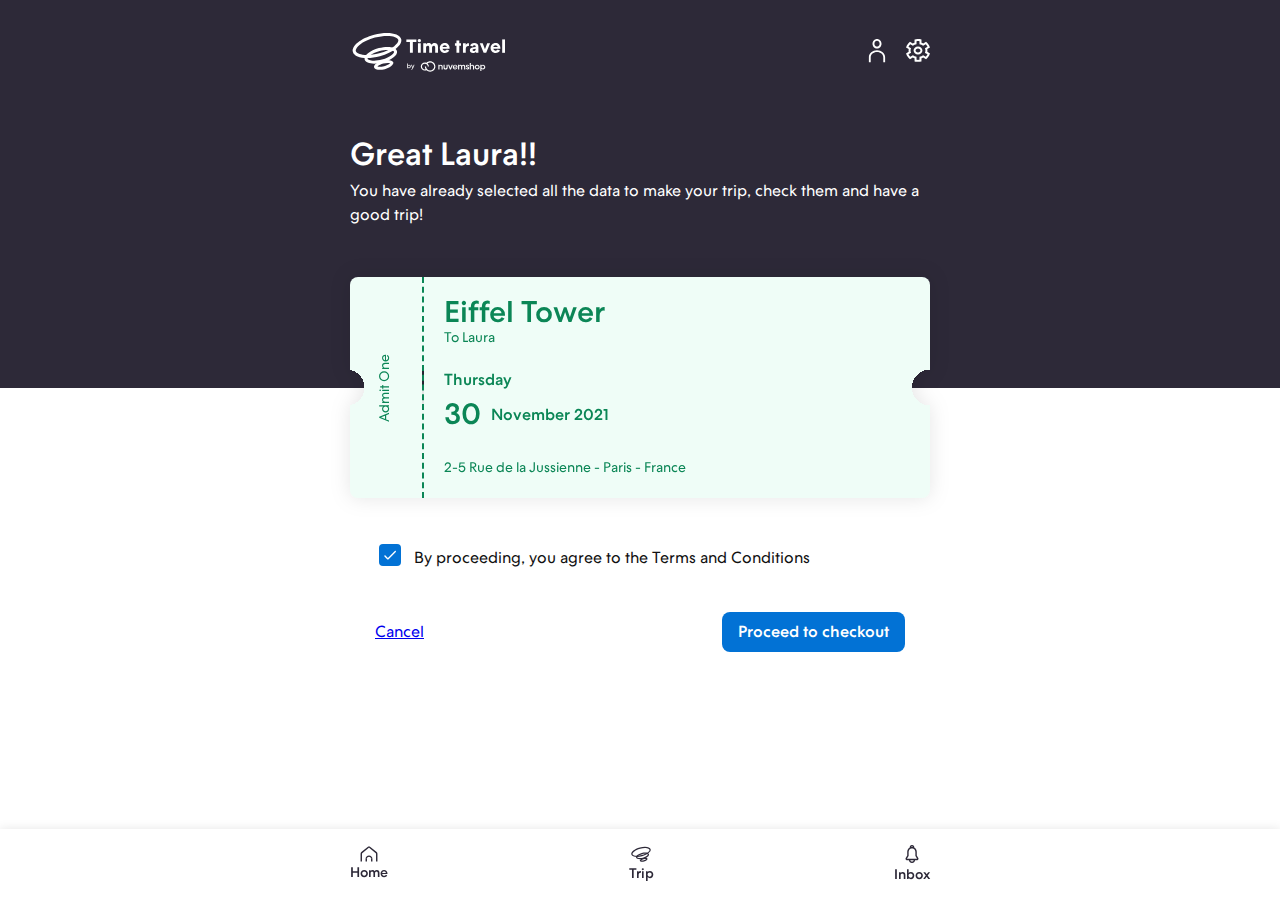
<file: index.html>
<!DOCTYPE html>
<html lang="en">
<head>
  <meta charset="UTF-8">
  <meta http-equiv="X-UA-Compatible" content="IE=edge">
  <meta name="viewport" content="width=device-width, initial-scale=1.0">
  <meta name="robots" content="noindex, nofollow" />
  <title>Time travel by Nuvemshop 🚀 | Vitor Pires Oliveira</title>

  <link rel="stylesheet" href="/src/css/styles.css">
</head>
<body>
  <header>
    <div class="header-inner">
      <div class="header container">
        <div class="header-left">
          <a href="javascript:void(0)" title="Time travel by Nuvemshop">
            <svg width="155" height="50" viewBox="0 0 175 49" fill="none" xmlns="http://www.w3.org/2000/svg">
              <path fill-rule="evenodd" clip-rule="evenodd" d="M53.9297 15.8232C54.6285 14.5365 54.6737 13.6316 54.5056 13.0086C54.3375 12.3857 53.8426 11.6245 52.5896 10.8571C51.3154 10.0767 49.4321 9.41093 46.9525 9.01452C42.0018 8.22304 35.3143 8.60793 28.1401 10.5167C20.9659 12.4254 14.9805 15.4122 11.0917 18.5555C9.14394 20.1298 7.8482 21.6414 7.13765 22.9498C6.43891 24.2365 6.3937 25.1414 6.56181 25.7644C6.72992 26.3874 7.22475 27.1486 8.47778 27.916C9.75201 28.6963 11.6353 29.3621 14.1149 29.7585C19.0655 30.55 25.7531 30.1651 32.9273 28.2564C40.1014 26.3476 46.0868 23.3608 49.9757 20.2175C51.9235 18.6432 53.2192 17.1316 53.9297 15.8232ZM33.8081 31.5205C48.863 27.5151 59.6014 18.8354 57.793 12.134C55.9845 5.43258 42.3141 3.24705 27.2593 7.2525C12.2044 11.2579 1.46601 19.9376 3.27443 26.639C5.08285 33.3404 18.7532 35.526 33.8081 31.5205Z" />
              <path fill-rule="evenodd" clip-rule="evenodd" d="M48.9674 25.7203C49.6353 26.1294 49.7358 26.4303 49.7546 26.4998C49.7733 26.5692 49.8378 26.8798 49.4654 27.5656C49.0811 28.2732 48.3283 29.1774 47.0975 30.1721C44.6427 32.1564 40.7877 34.0955 36.1004 35.3425C31.4132 36.5896 27.0982 36.8242 23.9731 36.3246C22.4063 36.0741 21.299 35.6648 20.6099 35.2428C19.942 34.8337 19.8415 34.5328 19.8228 34.4633C19.804 34.3939 19.7395 34.0833 20.112 33.3975C20.4962 32.6899 21.2491 31.7858 22.4798 30.791C24.9347 28.8067 28.7897 26.8676 33.4769 25.6206C38.1641 24.3735 42.4791 24.1389 45.6043 24.6386C47.171 24.889 48.2783 25.2983 48.9674 25.7203ZM32.5961 22.3564C42.6771 19.6743 51.831 21.1378 53.0419 25.6252C54.2529 30.1125 47.0623 35.9246 36.9813 38.6067C26.9003 41.2888 17.7463 39.8254 16.5354 35.338C15.3245 30.8506 22.5151 25.0385 32.5961 22.3564Z" />
              <path fill-rule="evenodd" clip-rule="evenodd" d="M45.1793 39.3932C45.0108 39.5791 44.7827 39.7985 44.4797 40.0434C43.2055 41.0734 41.1045 42.1498 38.4647 42.8522C35.825 43.5545 33.4634 43.6653 31.8412 43.406C31.4556 43.3443 31.1475 43.2675 30.908 43.1902C31.0765 43.0043 31.3046 42.7849 31.6075 42.54C32.8818 41.5101 34.9828 40.4336 37.6225 39.7312C40.2623 39.0289 42.6239 38.9181 44.2461 39.1775C44.6317 39.2391 44.9398 39.3159 45.1793 39.3932ZM36.7417 36.4671C42.7277 34.8745 48.1632 35.7435 48.8822 38.408C49.6013 41.0726 45.3316 44.5237 39.3456 46.1163C33.3596 47.7089 27.9241 46.8399 27.2051 44.1754C26.486 41.5108 30.7557 38.0597 36.7417 36.4671Z" />
              <path d="M63.6336 15.584H67.6594V27.6839H70.9452V15.584H74.9492V12.559H63.6336V15.584Z" />
              <path d="M78.3148 12.0836C75.8776 12.0836 75.8776 15.7568 78.3148 15.7568C80.752 15.7568 80.752 12.0836 78.3148 12.0836ZM79.9033 27.6839V17.01H76.7263V27.6839H79.9033Z" />
              <path d="M85.8748 21.9796C85.8748 20.5104 86.6146 19.6029 87.7462 19.6029C88.8777 19.6029 89.4435 20.3159 89.4435 21.7636V27.6839H92.6206V21.9148C92.6858 18.8682 96.1893 18.8034 96.1893 21.7204V27.6839H99.3664V20.9857C99.3664 18.3281 97.9519 16.7291 95.5147 16.7291C93.948 16.7291 92.7946 17.3557 92.0548 18.5873C91.4455 17.3557 90.401 16.7291 88.8995 16.7291C87.5286 16.7291 86.5276 17.2693 85.8748 18.3497V17.01H82.6977V27.6839H85.8748V21.9796Z" />
              <path d="M109.413 24.0755C108.869 24.9398 108.107 25.3719 107.106 25.3719C105.779 25.3719 104.625 24.4428 104.517 23.2112H112.416C112.437 23.0168 112.459 22.7575 112.459 22.4334C112.459 19.0843 110.218 16.7291 106.975 16.7291C103.777 16.7291 101.405 19.1275 101.405 22.347C101.405 25.6528 103.733 27.9648 107.106 27.9648C109.434 27.9648 111.197 26.9276 112.089 25.1343L109.413 24.0755ZM104.538 21.1586C104.647 20.1214 105.713 19.1923 106.954 19.1923C108.238 19.1923 109.195 20.0134 109.347 21.1586H104.538Z" />
              <path d="M123.376 27.6839V19.6029H125.334V17.01H123.376V13.877H120.199V17.01H118.48V19.6029H120.199V27.6839H123.376Z" />
              <path d="M134.304 16.8372C134.174 16.794 133.999 16.7724 133.76 16.7724C132.346 16.7724 131.301 17.4422 130.67 18.7602V17.01H127.537V27.6839H130.692V23.3409C130.692 21.245 131.736 19.9486 133.499 19.9486C133.869 19.9486 134.13 19.9918 134.304 20.0782V16.8372Z" />
              <path d="M135.321 24.8102C135.321 26.7116 136.714 27.9648 138.868 27.9648C140.283 27.9648 141.327 27.4678 142.002 26.4739L142.024 27.6839H144.961V20.8129C144.961 18.1984 143.307 16.7291 140.326 16.7291C137.998 16.7291 136.235 17.9391 135.713 19.8405L138.542 20.532C138.825 19.6461 139.412 19.1923 140.304 19.1923C141.262 19.1923 141.893 19.7757 141.893 20.6184V20.9857L139.216 21.353C136.627 21.7204 135.321 22.8871 135.321 24.8102ZM138.411 24.5941C138.411 23.9243 138.912 23.5353 139.935 23.4057L141.893 23.1248V23.5569C141.893 24.7669 141.001 25.588 139.695 25.588C138.934 25.588 138.433 25.1991 138.411 24.5941Z" />
              <path d="M150.86 27.6839H153.776L158.15 17.01H154.885L152.361 23.7514L149.837 17.01H146.486L150.86 27.6839Z" />
              <path d="M166.747 24.0755C166.203 24.9398 165.441 25.3719 164.44 25.3719C163.113 25.3719 161.96 24.4428 161.851 23.2112H169.75C169.772 23.0168 169.793 22.7575 169.793 22.4334C169.793 19.0843 167.552 16.7291 164.31 16.7291C161.111 16.7291 158.739 19.1275 158.739 22.347C158.739 25.6528 161.067 27.9648 164.44 27.9648C166.769 27.9648 168.531 26.9276 169.423 25.1343L166.747 24.0755ZM161.873 21.1586C161.981 20.1214 163.048 19.1923 164.288 19.1923C165.572 19.1923 166.529 20.0134 166.682 21.1586H161.873Z" />
              <path d="M171.823 12.559V27.6839H175V12.559H171.823Z" />
              <path d="M100.997 46.41H99.748V41.2183H100.997V41.9066C101.33 41.405 101.877 41.09 102.614 41.09C103.911 41.09 104.66 41.93 104.66 43.2833V46.41H103.411V43.5166C103.411 42.7116 103.007 42.2216 102.234 42.2216C101.484 42.2216 100.997 42.7816 100.997 43.6683V46.41ZM105.576 44.17V41.2183H106.825V44.1C106.825 44.9166 107.229 45.4066 107.931 45.4066C108.632 45.4066 109.037 44.9166 109.037 44.1V41.2183H110.274V44.17C110.274 45.6633 109.394 46.5266 107.919 46.5266C106.456 46.5383 105.576 45.6633 105.576 44.17ZM110.654 41.2183H111.986L113.402 44.8233L114.829 41.2183H116.125L113.949 46.41H112.843L110.654 41.2183ZM121.168 45.185C120.728 46.0016 119.908 46.5266 118.778 46.5266C117.172 46.5266 116.03 45.4066 116.03 43.8083C116.03 42.2566 117.196 41.09 118.718 41.09C120.264 41.09 121.347 42.2566 121.347 43.8083C121.347 43.9016 121.347 44.03 121.335 44.1816H117.267C117.327 44.9283 118.005 45.5 118.79 45.5C119.479 45.5 119.836 45.1733 120.134 44.7183L121.168 45.185ZM120.11 43.295C120.026 42.6066 119.467 42.0933 118.694 42.0933C117.945 42.0933 117.362 42.7 117.279 43.295H120.11ZM123.273 46.41H122.025V41.2183H123.273V41.9066C123.571 41.405 124.058 41.09 124.784 41.09C125.545 41.09 126.104 41.4516 126.39 42.0583C126.675 41.5566 127.27 41.09 128.15 41.09C129.375 41.09 130.077 41.9183 130.077 43.2133V46.3983H128.828V43.4583C128.828 42.7 128.471 42.2216 127.817 42.2216C127.139 42.2216 126.699 42.7583 126.687 43.61V46.41H125.438V43.4933C125.438 42.6883 125.081 42.21 124.427 42.21C123.737 42.21 123.297 42.7583 123.297 43.645V46.41H123.273ZM131.587 44.695C131.765 45.1733 132.17 45.4883 132.646 45.4883C133.038 45.4883 133.359 45.3133 133.359 44.9516C133.359 44.66 133.181 44.52 132.753 44.3916L132.11 44.1933C131.218 43.9133 130.766 43.4116 130.766 42.6883C130.766 41.72 131.599 41.1016 132.586 41.1016C133.454 41.1016 134.168 41.5566 134.513 42.28L133.514 42.805C133.312 42.3966 132.99 42.1166 132.598 42.1166C132.241 42.1166 131.956 42.2916 131.956 42.595C131.956 42.84 132.146 43.0266 132.55 43.155L133.181 43.3533C134.168 43.68 134.572 44.1816 134.572 44.87C134.572 45.9316 133.668 46.5383 132.634 46.5383C131.646 46.5383 130.885 46.025 130.588 45.22L131.587 44.695ZM136.451 46.41H135.203V39.2816H136.451V41.9066C136.784 41.405 137.332 41.09 138.069 41.09C139.365 41.09 140.115 41.93 140.115 43.2833V46.41H138.866V43.5166C138.866 42.7116 138.461 42.2216 137.688 42.2216C136.939 42.2216 136.451 42.7816 136.451 43.6683V46.41ZM146.406 43.8083C146.406 45.3366 145.205 46.5266 143.588 46.5266C141.97 46.5266 140.769 45.325 140.769 43.8083C140.769 42.28 141.97 41.09 143.588 41.09C145.217 41.09 146.406 42.2916 146.406 43.8083ZM142.018 43.8083C142.018 44.695 142.707 45.4066 143.588 45.4066C144.468 45.4066 145.158 44.695 145.158 43.8083C145.158 42.9216 144.468 42.21 143.588 42.21C142.707 42.21 142.018 42.9216 142.018 43.8083ZM148.369 41.2183V41.965C148.761 41.4283 149.427 41.1016 150.165 41.1016C151.628 41.1016 152.746 42.2683 152.746 43.82C152.746 45.3483 151.628 46.5383 150.165 46.5383C149.427 46.5383 148.761 46.2466 148.369 45.6983V48.3466H147.132V41.2183H148.369ZM149.903 42.21C149.011 42.21 148.321 42.9333 148.321 43.82C148.321 44.7066 149.011 45.43 149.903 45.43C150.795 45.43 151.485 44.7066 151.485 43.82C151.485 42.9333 150.807 42.21 149.903 42.21ZM90.4711 37.3333C90.4592 37.3333 90.4592 37.3333 90.4711 37.3333C88.9011 37.3333 87.4263 37.9283 86.3202 38.99C85.7612 38.7566 85.1427 38.6283 84.5124 38.6283C81.9672 38.6283 79.8977 40.67 79.8977 43.1666C79.8977 45.6633 81.9672 47.705 84.5243 47.705C85.1427 47.705 85.7612 47.5766 86.3202 47.3433C87.3906 48.37 88.8535 49 90.4592 49C93.7418 49 96.4059 46.3866 96.4059 43.1666C96.4059 39.9583 93.7418 37.3333 90.4711 37.3333ZM90.4592 47.705C87.9139 47.705 85.8326 45.6633 85.8326 43.1666H84.5124C84.5124 44.31 84.8454 45.3833 85.4282 46.2816C85.1309 46.3633 84.8216 46.41 84.5124 46.41C82.6927 46.41 81.206 44.9516 81.206 43.1666C81.206 41.3816 82.6927 39.9233 84.5124 39.9233C85.2379 39.9233 85.9158 40.145 86.4986 40.5766C87.3431 41.195 87.8188 42.14 87.8188 43.1666H89.139C89.139 41.8133 88.5443 40.5533 87.4858 39.69C88.3183 39.0133 89.365 38.6283 90.4592 38.6283C93.0044 38.6283 95.0857 40.67 95.0857 43.1666C95.0857 45.6633 93.0163 47.705 90.4592 47.705Z" />
              <path d="M64.6231 44.9812H65.5007V44.4725C65.7754 44.8597 66.2485 45.0723 66.7674 45.0723C67.7976 45.0723 68.5912 44.2144 68.5912 43.1211C68.5912 42.0051 67.7976 41.1699 66.7674 41.1699C66.2485 41.1699 65.7754 41.4053 65.5007 41.7925V39.6667H64.6231V44.9812ZM67.706 43.1211C67.706 43.7588 67.2176 44.2751 66.5843 44.2751C65.9509 44.2751 65.4625 43.7588 65.4625 43.1211C65.4625 42.4834 65.9509 41.9671 66.5843 41.9671C67.2176 41.9671 67.706 42.4834 67.706 43.1211Z" />
              <path d="M69.704 46.6667C70.3374 46.6667 70.7494 46.3098 71.1157 45.4291L72.8479 41.261H71.9398L70.8868 43.9411L69.8642 41.261H68.9257L70.4213 44.928L70.2611 45.3152C70.0855 45.7404 69.8871 45.8847 69.5743 45.8847C69.4293 45.8847 69.2996 45.8619 69.1851 45.8087V46.5604C69.3072 46.6135 69.4674 46.6667 69.704 46.6667Z" />
            </svg>
          </a>
        </div>
        <div class="header-right">
          <ul>
            <li>
              <a href="javascript:void(0)" title="User">
                <svg width="18" height="25" viewBox="0 0 18 25" fill="none" xmlns="http://www.w3.org/2000/svg">
                  <path fill-rule="evenodd" clip-rule="evenodd" d="M9.01875 10.475C6.53346 10.475 4.51874 8.32597 4.51874 5.675C4.51874 3.02403 6.53346 0.875 9.01875 0.875C11.504 0.875 13.5188 3.02403 13.5188 5.675C13.5188 8.32597 11.504 10.475 9.01875 10.475ZM9.01875 8.6C7.68115 8.6 6.39375 7.40626 6.39375 5.675C6.39375 3.94374 7.68115 2.75 9.01875 2.75C10.3563 2.75 11.6437 3.94374 11.6437 5.675C11.6437 7.40626 10.3563 8.6 9.01875 8.6Z" />
                  <path d="M15.2813 19.2871C15.2813 16.5542 12.6159 14.0938 9 14.0938C5.38409 14.0938 2.71874 16.5542 2.71874 19.2871L2.71874 24.125L0.881242 24.125L0.881241 19.2871C0.881241 15.2687 4.663 12.2563 9 12.2563C13.337 12.2563 17.1188 15.2687 17.1188 19.2871L17.1188 24.125H15.2813V19.2871Z" />
                </svg>
              </a>
            </li>
            <li>
              <a href="javascript:void(0)" title="Configurations">
                <svg width="24" height="25" viewBox="0 0 24 25" fill="none" xmlns="http://www.w3.org/2000/svg">
                  <path d="M12.0075 10.5023C12.6962 10.5023 13.34 10.7419 13.8191 11.1611C14.2233 11.5204 14.4479 11.9995 14.4479 12.4786C14.4479 12.9577 14.2233 13.4368 13.8191 13.7962C13.34 14.2154 12.7112 14.4549 12.0075 14.4549C11.3038 14.4549 10.675 14.2154 10.1959 13.7962C9.79164 13.4368 9.56706 12.9577 9.56706 12.4786C9.56706 11.9995 9.79164 11.5204 10.1959 11.1611C10.675 10.7419 11.3188 10.5023 12.0075 10.5023ZM12.0075 8.52604C9.56707 8.52604 7.57579 10.2927 7.57579 12.4786C7.57579 14.6645 9.5521 16.4312 12.0075 16.4312C14.4629 16.4312 16.4392 14.6645 16.4392 12.4786C16.4392 10.2927 14.4479 8.52604 12.0075 8.52604Z" />
                  <path d="M21.2901 13.8411C21.3649 13.4069 21.4099 12.9428 21.4099 12.4936V12.4637C21.4099 11.9995 21.3649 11.5504 21.2901 11.1162L23.985 9.5591C23.5209 7.94214 22.6825 6.47489 21.5596 5.23222C21.0955 4.72317 20.5864 4.24407 20.0324 3.80988L17.1878 5.4568C16.6488 5.14238 16.0799 4.87289 15.466 4.64831L15.481 1.53415C14.3731 1.23471 13.2202 1.08499 12.0075 1.08499C11.4984 1.08499 10.5253 1.15985 10.5253 1.15985C10.5253 1.15985 9.17779 1.35449 8.53399 1.53415V4.64831C7.92015 4.85792 7.33626 5.14238 6.79727 5.4568L3.95259 3.80988C3.39863 4.24407 2.8896 4.72317 2.42547 5.23222C1.30257 6.47489 0.46413 7.95711 0 9.5591L2.69495 11.1162C2.62009 11.5504 2.57517 12.0145 2.57517 12.4637V12.4936C2.57517 12.9577 2.62009 13.4069 2.69495 13.8411L0.0299503 15.3982C0.49408 17.0151 1.3325 18.4824 2.4554 19.725C2.91953 20.2341 3.42858 20.7132 3.98254 21.1474L6.8272 19.5005C7.36619 19.8149 7.9501 20.0993 8.56394 20.3089V23.4231C9.20774 23.5878 9.86651 23.7225 10.5403 23.7974C11.0343 23.8573 11.5284 23.8723 12.0225 23.8723C13.2352 23.8723 14.388 23.7076 15.496 23.4231L15.481 20.3089C16.0948 20.0993 16.6638 19.8298 17.2028 19.5005L20.0474 21.1474C20.6014 20.7132 21.1104 20.2341 21.5746 19.725C22.6974 18.4824 23.5359 17.0002 24 15.3982L21.2901 13.8411ZM19.7929 18.707L17.0979 17.1499C16.1098 17.9584 14.8671 18.5423 13.4747 18.7818V21.7912C12.9956 21.8511 12.5016 21.881 12.0075 21.881C11.5134 21.881 11.0044 21.8511 10.5253 21.7912V18.7818C9.14785 18.5423 7.89021 17.9584 6.90206 17.1499L4.20711 18.707C3.48846 17.9733 2.90457 17.1499 2.47038 16.2665L5.06052 14.7693C4.74611 14.0507 4.56644 13.2721 4.56644 12.4637C4.56644 11.6552 4.74611 10.8766 5.06052 10.158L2.47038 8.66079C2.90457 7.77744 3.47348 6.95399 4.20711 6.22036L6.90206 7.77744C7.89021 6.96896 9.13287 6.38505 10.5253 6.1455V3.16609C11.0193 3.1062 11.5134 3.07626 12.0075 3.07626C12.5016 3.07626 12.9956 3.1062 13.4747 3.16609V6.17545C14.8522 6.415 16.1098 6.9989 17.0979 7.80739L19.7929 6.25031C20.5115 6.98393 21.0955 7.80739 21.5296 8.69073L18.9395 10.1879C19.2539 10.9066 19.4336 11.6851 19.4336 12.4936C19.4336 13.3021 19.2539 14.0806 18.9395 14.7993L19.1042 14.8891L21.5296 16.2815C21.0955 17.1499 20.5265 17.9733 19.7929 18.707Z" />
                </svg>
              </a>
            </li>
          </ul>
        </div>
      </div>
    </div>
  </header>
  <main>
    <div class="main-top-inner">
      <div class="main-top container">
        <h1>Great Laura!!</h1>
        <p>You have already selected all the data to make your trip, check them and have a good trip!</p>
      </div>
      <div class="main-ticket-inner container">
        <div class="main-ticket">
          <div class="main-ticket-left-inner">
            <div class="main-ticket-left">
              <span>Admit One</span>
            </div>
          </div>
          <div class="main-ticket-right">
            <div class="main-ticket-right-top">
              <span class="main-ticket-right-top-first">Eiffel Tower</span>
              <span class="main-ticket-right-top-last">To Laura</span>
            </div>
            <div class="main-ticket-right-middle">
              <span class="main-ticket-right-middle-first">Thursday</span>
              <span class="main-ticket-right-middle-last">
                <strong>30</strong> November 2021
              </span>
            </div>
            <div class="main-ticket-right-bottom">
              <span class="main-ticket-right-bottom-span">2-5 Rue de la Jussienne - Paris - France</span>
            </div>
          </div>
      </div>
      </div>
    </div>
    <div class="main-bottom-inner container">
      <div class="main-bottom">
        <div class="main-bottom-first">
          <input class="main-bottom-first-input" type="checkbox" name="input" id="input" checked>
          <label class="main-bottom-first-label" for="input">By proceeding, you agree to the Terms and Conditions</label>
        </div>
        <div class="main-bottom-last">
          <a class="main-bottom-last-a" title="Cancel" href="javascript:void(0)">Cancel</a>
          <button class="main-bottom-last-btn btn">Proceed to checkout</button>
        </div>
      </div>
    </div>
  </main>
  <footer>
    <div class="footer-inner">
      <div class="footer container">
        <div class="footer-item">
          <a href="javscript:void(0)" title="Home">
            <svg width="18" height="16" viewBox="0 0 18 16" fill="none" xmlns="http://www.w3.org/2000/svg">
              <path fill-rule="evenodd" clip-rule="evenodd" d="M9.44253 1.97061C9.18216 1.7554 8.80561 1.75556 8.54542 1.97098L2.22486 7.20406C2.06338 7.33775 1.96992 7.53647 1.96992 7.7461V15.5981H0.5625V7.7461C0.5625 7.11721 0.842883 6.52105 1.3273 6.11998L7.64786 0.886902C8.42843 0.240637 9.55808 0.240166 10.3392 0.88578L16.6713 6.11958C17.1566 6.52064 17.4375 7.11731 17.4375 7.74682V15.5981H16.0301V7.74682C16.0301 7.53698 15.9364 7.33809 15.7747 7.20441L9.44253 1.97061Z" />
              <path fill-rule="evenodd" clip-rule="evenodd" d="M9 10.8163C7.8402 10.8163 6.97507 11.691 6.97507 12.6706H5.56765C5.56765 10.8297 7.14957 9.40883 9 9.40883C10.8504 9.40883 12.4324 10.8297 12.4324 12.6706H11.0249C11.0249 11.691 10.1598 10.8163 9 10.8163Z" />
              <path fill-rule="evenodd" clip-rule="evenodd" d="M5.56765 15.5981V12.6706H6.97507V15.5981L5.56765 15.5981Z" />
              <path fill-rule="evenodd" clip-rule="evenodd" d="M11.0249 15.5981V12.6706H12.4324V15.5981L11.0249 15.5981Z" />
            </svg>
            <span class="footer-item-span">Home</span>
          </a>
        </div>
        <div class="footer-item">
          <a href="javscript:void(0)" title="Trip">
          <svg width="22" height="18" viewBox="0 0 22 18" fill="none" xmlns="http://www.w3.org/2000/svg">
            <path fill-rule="evenodd" clip-rule="evenodd" d="M19.2992 5.65286C19.5471 5.1932 19.5631 4.86992 19.5035 4.64737C19.4439 4.42481 19.2683 4.15287 18.8238 3.87871C18.3718 3.59992 17.7038 3.36208 16.8242 3.22046C15.0681 2.9377 12.6958 3.07521 10.1509 3.75711C7.60605 4.439 5.48287 5.50605 4.10338 6.629C3.41246 7.19143 2.95283 7.73144 2.70077 8.19888C2.45291 8.65854 2.43688 8.98182 2.49651 9.20437C2.55614 9.42693 2.73167 9.69888 3.17616 9.97303C3.62816 10.2518 4.29622 10.4897 5.17579 10.6313C6.93193 10.914 9.30419 10.7765 11.8491 10.0946C14.3939 9.41274 16.5171 8.34569 17.8966 7.22274C18.5875 6.66031 19.0472 6.12031 19.2992 5.65286ZM12.1615 11.2608C17.5019 9.82981 21.3111 6.729 20.6696 4.3349C20.0281 1.94081 15.1789 1.16003 9.83847 2.59098C4.49809 4.02193 0.688889 7.12274 1.33038 9.51684C1.97188 11.9109 6.82115 12.6917 12.1615 11.2608Z" />
            <path fill-rule="evenodd" clip-rule="evenodd" d="M17.5389 9.18863C17.7759 9.33475 17.8115 9.44227 17.8182 9.46709C17.8248 9.4919 17.8477 9.60284 17.7156 9.84785C17.5793 10.1006 17.3122 10.4237 16.8756 10.779C16.0048 11.4879 14.6374 12.1807 12.9747 12.6262C11.312 13.0717 9.78133 13.1555 8.67275 12.977C8.11697 12.8875 7.72418 12.7413 7.47975 12.5905C7.24283 12.4444 7.20717 12.3369 7.20052 12.3121C7.19388 12.2873 7.171 12.1763 7.30311 11.9313C7.43941 11.6785 7.70647 11.3555 8.14305 11.0001C9.01386 10.2912 10.3813 9.5985 12.044 9.15299C13.7067 8.70747 15.2374 8.62367 16.3459 8.80216C16.9017 8.89165 17.2945 9.03787 17.5389 9.18863ZM11.7316 7.98686C15.3076 7.02867 18.5547 7.5515 18.9843 9.15462C19.4138 10.7578 16.8631 12.8341 13.2871 13.7923C9.71111 14.7505 6.46396 14.2277 6.0344 12.6245C5.60484 11.0214 8.15555 8.94505 11.7316 7.98686Z" />
            <path fill-rule="evenodd" clip-rule="evenodd" d="M16.1952 14.0733C16.1354 14.1397 16.0545 14.2181 15.9471 14.3056C15.4951 14.6735 14.7498 15.0581 13.8134 15.309C12.877 15.5599 12.0393 15.5995 11.4638 15.5068C11.327 15.4848 11.2178 15.4574 11.1328 15.4297C11.1926 15.3634 11.2735 15.285 11.3809 15.1975C11.833 14.8295 12.5782 14.4449 13.5146 14.194C14.451 13.9431 15.2887 13.9035 15.8642 13.9962C16.001 14.0182 16.1103 14.0457 16.1952 14.0733ZM13.2022 13.0279C15.3256 12.4589 17.2537 12.7694 17.5088 13.7213C17.7638 14.6732 16.2492 15.9062 14.1258 16.4751C12.0024 17.0441 10.0743 16.7336 9.81926 15.7817C9.56419 14.8298 11.0788 13.5969 13.2022 13.0279Z" />
          </svg>
          <span class="footer-item-span">Trip</span>
        </a>
        </div>
        <div class="footer-item">
          <a href="javscript:void(0)" title="Inbox">
          <svg width="14" height="20" viewBox="0 0 14 20" fill="none" xmlns="http://www.w3.org/2000/svg">
            <path d="M13.2775 14.0499L11.7813 11.5974V8.12117C11.8345 7.19687 11.625 6.27639 11.1771 5.46613C10.7291 4.65587 10.061 3.98893 9.25001 3.54242C9.26107 3.40013 9.26107 3.2572 9.25001 3.11492C9.24128 2.82826 9.17614 2.54614 9.05832 2.28468C8.94049 2.02321 8.77229 1.78753 8.56333 1.59111C8.35437 1.39469 8.10875 1.24137 7.8405 1.13993C7.57226 1.03849 7.28665 0.990913 7.00001 0.999916C6.71336 0.990913 6.42775 1.03849 6.15951 1.13993C5.89126 1.24137 5.64564 1.39469 5.43668 1.59111C5.22772 1.78753 5.05952 2.02321 4.9417 2.28468C4.82387 2.54614 4.75873 2.82826 4.75001 3.11492C4.73344 3.25693 4.73344 3.4004 4.75001 3.54242C3.93897 3.98893 3.27087 4.65587 2.82294 5.46613C2.37501 6.27639 2.16554 7.19687 2.21876 8.12117V11.5974L0.722505 14.0499C0.593078 14.2625 0.522391 14.5056 0.517664 14.7545C0.512937 15.0033 0.574338 15.249 0.695598 15.4663C0.816858 15.6837 0.993632 15.865 1.20787 15.9916C1.4221 16.1183 1.66612 16.1859 1.91501 16.1874H3.90626C3.9583 16.9652 4.3096 17.6927 4.88642 18.217C5.46325 18.7414 6.22076 19.022 7.00001 18.9999C7.77925 19.022 8.53677 18.7414 9.11359 18.217C9.69042 17.6927 10.0417 16.9652 10.0938 16.1874H12.085C12.3339 16.1859 12.5779 16.1183 12.7921 15.9916C13.0064 15.865 13.1832 15.6837 13.3044 15.4663C13.4257 15.249 13.4871 15.0033 13.4823 14.7545C13.4776 14.5056 13.4069 14.2625 13.2775 14.0499ZM6.15626 3.11492C6.17626 2.9099 6.27579 2.72088 6.43352 2.58839C6.59125 2.45589 6.79461 2.39048 7.00001 2.40617C7.2054 2.39048 7.40876 2.45589 7.56649 2.58839C7.72422 2.72088 7.82376 2.9099 7.84376 3.11492C7.56278 3.09732 7.28098 3.09732 7.00001 3.11492C6.71904 3.09702 6.43722 3.09702 6.15626 3.11492ZM7.00001 17.5937C6.5935 17.6141 6.19419 17.4808 5.88151 17.2202C5.56883 16.9597 5.3657 16.5909 5.31251 16.1874H8.68751C8.63432 16.5909 8.43118 16.9597 8.1185 17.2202C7.80582 17.4808 7.40651 17.6141 7.00001 17.5937ZM1.91501 14.7812L3.42251 12.3399L3.62501 11.9912V8.12117C3.6223 7.27865 3.85617 6.4523 4.30001 5.73617C4.60625 5.31645 5.01577 4.983 5.48883 4.76815C5.96189 4.5533 6.48244 4.46435 7.00001 4.50992C7.51757 4.46435 8.03812 4.5533 8.51119 4.76815C8.98425 4.983 9.39376 5.31645 9.70001 5.73617C10.1438 6.4523 10.3777 7.27865 10.375 8.12117V11.9912L10.5775 12.3399L12.085 14.7812H1.91501Z" />
          </svg>
          <span class="footer-item-span">Inbox</span>
        </a>
        </div>
      </div>
    </div>
  </footer>
</body>
</html>
</file>
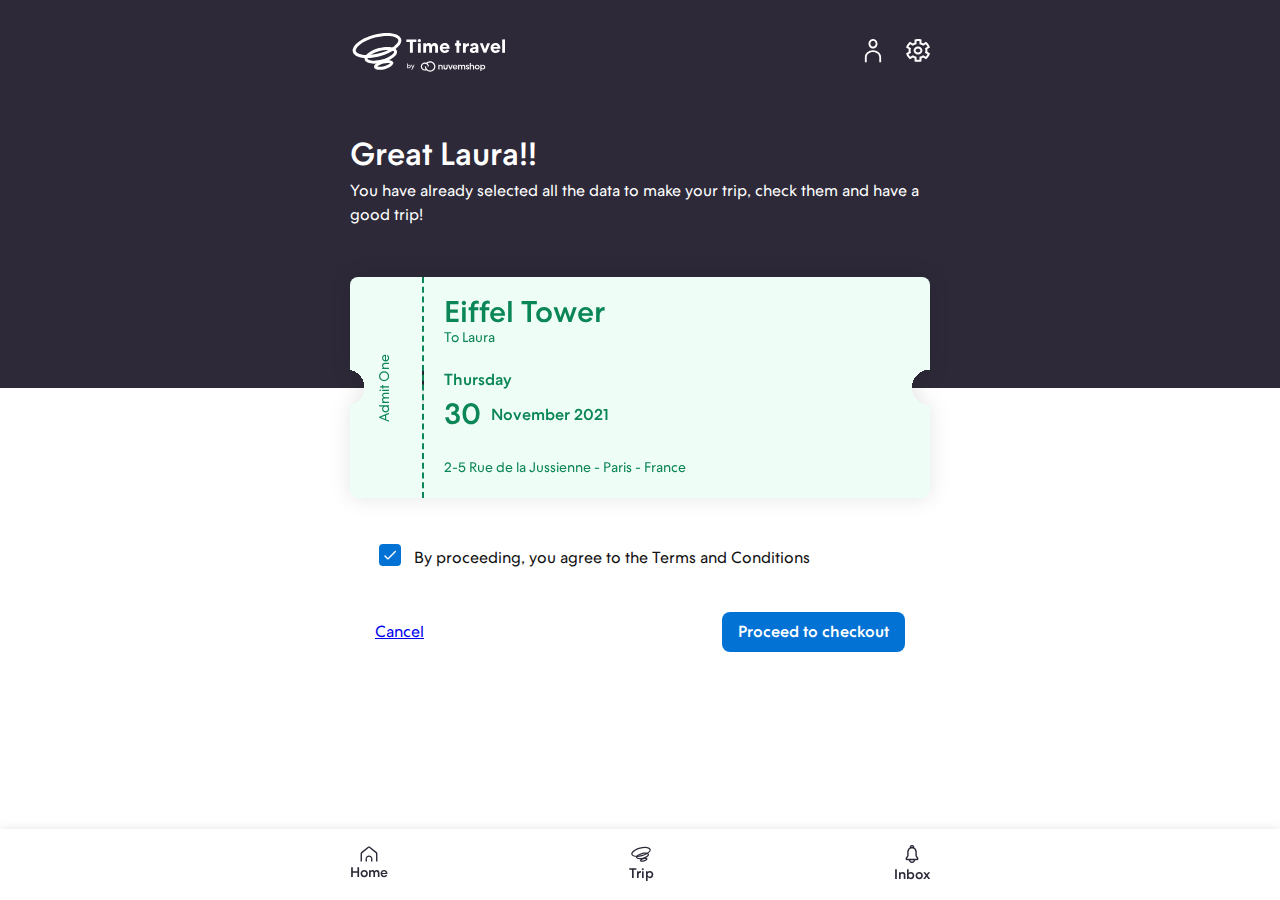
<file: src/index.html>
<!DOCTYPE html>
<html lang="en">
<head>
  <meta charset="UTF-8">
  <meta http-equiv="X-UA-Compatible" content="IE=edge">
  <meta name="viewport" content="width=device-width, initial-scale=1.0">
  <title>Time travel by Nuvemshop 🚀 | Vitor Pires Oliveira</title>
  <link rel="stylesheet" href="/src/css/styles.css">
</head>
<body>
  <header>
    <div class="header-inner">
      <div class="header container">
        <div class="header-left">
          <a href="javascript:void(0)">
            <svg width="155" height="50" viewBox="0 0 175 49" fill="none" xmlns="http://www.w3.org/2000/svg">
              <path fill-rule="evenodd" clip-rule="evenodd" d="M53.9297 15.8232C54.6285 14.5365 54.6737 13.6316 54.5056 13.0086C54.3375 12.3857 53.8426 11.6245 52.5896 10.8571C51.3154 10.0767 49.4321 9.41093 46.9525 9.01452C42.0018 8.22304 35.3143 8.60793 28.1401 10.5167C20.9659 12.4254 14.9805 15.4122 11.0917 18.5555C9.14394 20.1298 7.8482 21.6414 7.13765 22.9498C6.43891 24.2365 6.3937 25.1414 6.56181 25.7644C6.72992 26.3874 7.22475 27.1486 8.47778 27.916C9.75201 28.6963 11.6353 29.3621 14.1149 29.7585C19.0655 30.55 25.7531 30.1651 32.9273 28.2564C40.1014 26.3476 46.0868 23.3608 49.9757 20.2175C51.9235 18.6432 53.2192 17.1316 53.9297 15.8232ZM33.8081 31.5205C48.863 27.5151 59.6014 18.8354 57.793 12.134C55.9845 5.43258 42.3141 3.24705 27.2593 7.2525C12.2044 11.2579 1.46601 19.9376 3.27443 26.639C5.08285 33.3404 18.7532 35.526 33.8081 31.5205Z" />
              <path fill-rule="evenodd" clip-rule="evenodd" d="M48.9674 25.7203C49.6353 26.1294 49.7358 26.4303 49.7546 26.4998C49.7733 26.5692 49.8378 26.8798 49.4654 27.5656C49.0811 28.2732 48.3283 29.1774 47.0975 30.1721C44.6427 32.1564 40.7877 34.0955 36.1004 35.3425C31.4132 36.5896 27.0982 36.8242 23.9731 36.3246C22.4063 36.0741 21.299 35.6648 20.6099 35.2428C19.942 34.8337 19.8415 34.5328 19.8228 34.4633C19.804 34.3939 19.7395 34.0833 20.112 33.3975C20.4962 32.6899 21.2491 31.7858 22.4798 30.791C24.9347 28.8067 28.7897 26.8676 33.4769 25.6206C38.1641 24.3735 42.4791 24.1389 45.6043 24.6386C47.171 24.889 48.2783 25.2983 48.9674 25.7203ZM32.5961 22.3564C42.6771 19.6743 51.831 21.1378 53.0419 25.6252C54.2529 30.1125 47.0623 35.9246 36.9813 38.6067C26.9003 41.2888 17.7463 39.8254 16.5354 35.338C15.3245 30.8506 22.5151 25.0385 32.5961 22.3564Z" />
              <path fill-rule="evenodd" clip-rule="evenodd" d="M45.1793 39.3932C45.0108 39.5791 44.7827 39.7985 44.4797 40.0434C43.2055 41.0734 41.1045 42.1498 38.4647 42.8522C35.825 43.5545 33.4634 43.6653 31.8412 43.406C31.4556 43.3443 31.1475 43.2675 30.908 43.1902C31.0765 43.0043 31.3046 42.7849 31.6075 42.54C32.8818 41.5101 34.9828 40.4336 37.6225 39.7312C40.2623 39.0289 42.6239 38.9181 44.2461 39.1775C44.6317 39.2391 44.9398 39.3159 45.1793 39.3932ZM36.7417 36.4671C42.7277 34.8745 48.1632 35.7435 48.8822 38.408C49.6013 41.0726 45.3316 44.5237 39.3456 46.1163C33.3596 47.7089 27.9241 46.8399 27.2051 44.1754C26.486 41.5108 30.7557 38.0597 36.7417 36.4671Z" />
              <path d="M63.6336 15.584H67.6594V27.6839H70.9452V15.584H74.9492V12.559H63.6336V15.584Z" />
              <path d="M78.3148 12.0836C75.8776 12.0836 75.8776 15.7568 78.3148 15.7568C80.752 15.7568 80.752 12.0836 78.3148 12.0836ZM79.9033 27.6839V17.01H76.7263V27.6839H79.9033Z" />
              <path d="M85.8748 21.9796C85.8748 20.5104 86.6146 19.6029 87.7462 19.6029C88.8777 19.6029 89.4435 20.3159 89.4435 21.7636V27.6839H92.6206V21.9148C92.6858 18.8682 96.1893 18.8034 96.1893 21.7204V27.6839H99.3664V20.9857C99.3664 18.3281 97.9519 16.7291 95.5147 16.7291C93.948 16.7291 92.7946 17.3557 92.0548 18.5873C91.4455 17.3557 90.401 16.7291 88.8995 16.7291C87.5286 16.7291 86.5276 17.2693 85.8748 18.3497V17.01H82.6977V27.6839H85.8748V21.9796Z" />
              <path d="M109.413 24.0755C108.869 24.9398 108.107 25.3719 107.106 25.3719C105.779 25.3719 104.625 24.4428 104.517 23.2112H112.416C112.437 23.0168 112.459 22.7575 112.459 22.4334C112.459 19.0843 110.218 16.7291 106.975 16.7291C103.777 16.7291 101.405 19.1275 101.405 22.347C101.405 25.6528 103.733 27.9648 107.106 27.9648C109.434 27.9648 111.197 26.9276 112.089 25.1343L109.413 24.0755ZM104.538 21.1586C104.647 20.1214 105.713 19.1923 106.954 19.1923C108.238 19.1923 109.195 20.0134 109.347 21.1586H104.538Z" />
              <path d="M123.376 27.6839V19.6029H125.334V17.01H123.376V13.877H120.199V17.01H118.48V19.6029H120.199V27.6839H123.376Z" />
              <path d="M134.304 16.8372C134.174 16.794 133.999 16.7724 133.76 16.7724C132.346 16.7724 131.301 17.4422 130.67 18.7602V17.01H127.537V27.6839H130.692V23.3409C130.692 21.245 131.736 19.9486 133.499 19.9486C133.869 19.9486 134.13 19.9918 134.304 20.0782V16.8372Z" />
              <path d="M135.321 24.8102C135.321 26.7116 136.714 27.9648 138.868 27.9648C140.283 27.9648 141.327 27.4678 142.002 26.4739L142.024 27.6839H144.961V20.8129C144.961 18.1984 143.307 16.7291 140.326 16.7291C137.998 16.7291 136.235 17.9391 135.713 19.8405L138.542 20.532C138.825 19.6461 139.412 19.1923 140.304 19.1923C141.262 19.1923 141.893 19.7757 141.893 20.6184V20.9857L139.216 21.353C136.627 21.7204 135.321 22.8871 135.321 24.8102ZM138.411 24.5941C138.411 23.9243 138.912 23.5353 139.935 23.4057L141.893 23.1248V23.5569C141.893 24.7669 141.001 25.588 139.695 25.588C138.934 25.588 138.433 25.1991 138.411 24.5941Z" />
              <path d="M150.86 27.6839H153.776L158.15 17.01H154.885L152.361 23.7514L149.837 17.01H146.486L150.86 27.6839Z" />
              <path d="M166.747 24.0755C166.203 24.9398 165.441 25.3719 164.44 25.3719C163.113 25.3719 161.96 24.4428 161.851 23.2112H169.75C169.772 23.0168 169.793 22.7575 169.793 22.4334C169.793 19.0843 167.552 16.7291 164.31 16.7291C161.111 16.7291 158.739 19.1275 158.739 22.347C158.739 25.6528 161.067 27.9648 164.44 27.9648C166.769 27.9648 168.531 26.9276 169.423 25.1343L166.747 24.0755ZM161.873 21.1586C161.981 20.1214 163.048 19.1923 164.288 19.1923C165.572 19.1923 166.529 20.0134 166.682 21.1586H161.873Z" />
              <path d="M171.823 12.559V27.6839H175V12.559H171.823Z" />
              <path d="M100.997 46.41H99.748V41.2183H100.997V41.9066C101.33 41.405 101.877 41.09 102.614 41.09C103.911 41.09 104.66 41.93 104.66 43.2833V46.41H103.411V43.5166C103.411 42.7116 103.007 42.2216 102.234 42.2216C101.484 42.2216 100.997 42.7816 100.997 43.6683V46.41ZM105.576 44.17V41.2183H106.825V44.1C106.825 44.9166 107.229 45.4066 107.931 45.4066C108.632 45.4066 109.037 44.9166 109.037 44.1V41.2183H110.274V44.17C110.274 45.6633 109.394 46.5266 107.919 46.5266C106.456 46.5383 105.576 45.6633 105.576 44.17ZM110.654 41.2183H111.986L113.402 44.8233L114.829 41.2183H116.125L113.949 46.41H112.843L110.654 41.2183ZM121.168 45.185C120.728 46.0016 119.908 46.5266 118.778 46.5266C117.172 46.5266 116.03 45.4066 116.03 43.8083C116.03 42.2566 117.196 41.09 118.718 41.09C120.264 41.09 121.347 42.2566 121.347 43.8083C121.347 43.9016 121.347 44.03 121.335 44.1816H117.267C117.327 44.9283 118.005 45.5 118.79 45.5C119.479 45.5 119.836 45.1733 120.134 44.7183L121.168 45.185ZM120.11 43.295C120.026 42.6066 119.467 42.0933 118.694 42.0933C117.945 42.0933 117.362 42.7 117.279 43.295H120.11ZM123.273 46.41H122.025V41.2183H123.273V41.9066C123.571 41.405 124.058 41.09 124.784 41.09C125.545 41.09 126.104 41.4516 126.39 42.0583C126.675 41.5566 127.27 41.09 128.15 41.09C129.375 41.09 130.077 41.9183 130.077 43.2133V46.3983H128.828V43.4583C128.828 42.7 128.471 42.2216 127.817 42.2216C127.139 42.2216 126.699 42.7583 126.687 43.61V46.41H125.438V43.4933C125.438 42.6883 125.081 42.21 124.427 42.21C123.737 42.21 123.297 42.7583 123.297 43.645V46.41H123.273ZM131.587 44.695C131.765 45.1733 132.17 45.4883 132.646 45.4883C133.038 45.4883 133.359 45.3133 133.359 44.9516C133.359 44.66 133.181 44.52 132.753 44.3916L132.11 44.1933C131.218 43.9133 130.766 43.4116 130.766 42.6883C130.766 41.72 131.599 41.1016 132.586 41.1016C133.454 41.1016 134.168 41.5566 134.513 42.28L133.514 42.805C133.312 42.3966 132.99 42.1166 132.598 42.1166C132.241 42.1166 131.956 42.2916 131.956 42.595C131.956 42.84 132.146 43.0266 132.55 43.155L133.181 43.3533C134.168 43.68 134.572 44.1816 134.572 44.87C134.572 45.9316 133.668 46.5383 132.634 46.5383C131.646 46.5383 130.885 46.025 130.588 45.22L131.587 44.695ZM136.451 46.41H135.203V39.2816H136.451V41.9066C136.784 41.405 137.332 41.09 138.069 41.09C139.365 41.09 140.115 41.93 140.115 43.2833V46.41H138.866V43.5166C138.866 42.7116 138.461 42.2216 137.688 42.2216C136.939 42.2216 136.451 42.7816 136.451 43.6683V46.41ZM146.406 43.8083C146.406 45.3366 145.205 46.5266 143.588 46.5266C141.97 46.5266 140.769 45.325 140.769 43.8083C140.769 42.28 141.97 41.09 143.588 41.09C145.217 41.09 146.406 42.2916 146.406 43.8083ZM142.018 43.8083C142.018 44.695 142.707 45.4066 143.588 45.4066C144.468 45.4066 145.158 44.695 145.158 43.8083C145.158 42.9216 144.468 42.21 143.588 42.21C142.707 42.21 142.018 42.9216 142.018 43.8083ZM148.369 41.2183V41.965C148.761 41.4283 149.427 41.1016 150.165 41.1016C151.628 41.1016 152.746 42.2683 152.746 43.82C152.746 45.3483 151.628 46.5383 150.165 46.5383C149.427 46.5383 148.761 46.2466 148.369 45.6983V48.3466H147.132V41.2183H148.369ZM149.903 42.21C149.011 42.21 148.321 42.9333 148.321 43.82C148.321 44.7066 149.011 45.43 149.903 45.43C150.795 45.43 151.485 44.7066 151.485 43.82C151.485 42.9333 150.807 42.21 149.903 42.21ZM90.4711 37.3333C90.4592 37.3333 90.4592 37.3333 90.4711 37.3333C88.9011 37.3333 87.4263 37.9283 86.3202 38.99C85.7612 38.7566 85.1427 38.6283 84.5124 38.6283C81.9672 38.6283 79.8977 40.67 79.8977 43.1666C79.8977 45.6633 81.9672 47.705 84.5243 47.705C85.1427 47.705 85.7612 47.5766 86.3202 47.3433C87.3906 48.37 88.8535 49 90.4592 49C93.7418 49 96.4059 46.3866 96.4059 43.1666C96.4059 39.9583 93.7418 37.3333 90.4711 37.3333ZM90.4592 47.705C87.9139 47.705 85.8326 45.6633 85.8326 43.1666H84.5124C84.5124 44.31 84.8454 45.3833 85.4282 46.2816C85.1309 46.3633 84.8216 46.41 84.5124 46.41C82.6927 46.41 81.206 44.9516 81.206 43.1666C81.206 41.3816 82.6927 39.9233 84.5124 39.9233C85.2379 39.9233 85.9158 40.145 86.4986 40.5766C87.3431 41.195 87.8188 42.14 87.8188 43.1666H89.139C89.139 41.8133 88.5443 40.5533 87.4858 39.69C88.3183 39.0133 89.365 38.6283 90.4592 38.6283C93.0044 38.6283 95.0857 40.67 95.0857 43.1666C95.0857 45.6633 93.0163 47.705 90.4592 47.705Z" />
              <path d="M64.6231 44.9812H65.5007V44.4725C65.7754 44.8597 66.2485 45.0723 66.7674 45.0723C67.7976 45.0723 68.5912 44.2144 68.5912 43.1211C68.5912 42.0051 67.7976 41.1699 66.7674 41.1699C66.2485 41.1699 65.7754 41.4053 65.5007 41.7925V39.6667H64.6231V44.9812ZM67.706 43.1211C67.706 43.7588 67.2176 44.2751 66.5843 44.2751C65.9509 44.2751 65.4625 43.7588 65.4625 43.1211C65.4625 42.4834 65.9509 41.9671 66.5843 41.9671C67.2176 41.9671 67.706 42.4834 67.706 43.1211Z" />
              <path d="M69.704 46.6667C70.3374 46.6667 70.7494 46.3098 71.1157 45.4291L72.8479 41.261H71.9398L70.8868 43.9411L69.8642 41.261H68.9257L70.4213 44.928L70.2611 45.3152C70.0855 45.7404 69.8871 45.8847 69.5743 45.8847C69.4293 45.8847 69.2996 45.8619 69.1851 45.8087V46.5604C69.3072 46.6135 69.4674 46.6667 69.704 46.6667Z" />
            </svg>
          </a>
        </div>
        <div class="header-right">
          <a href="javascript:void(0)" title="User">
            <svg width="18" height="25" viewBox="0 0 18 25" fill="none" xmlns="http://www.w3.org/2000/svg">
              <path fill-rule="evenodd" clip-rule="evenodd" d="M9.01875 10.475C6.53346 10.475 4.51874 8.32597 4.51874 5.675C4.51874 3.02403 6.53346 0.875 9.01875 0.875C11.504 0.875 13.5188 3.02403 13.5188 5.675C13.5188 8.32597 11.504 10.475 9.01875 10.475ZM9.01875 8.6C7.68115 8.6 6.39375 7.40626 6.39375 5.675C6.39375 3.94374 7.68115 2.75 9.01875 2.75C10.3563 2.75 11.6437 3.94374 11.6437 5.675C11.6437 7.40626 10.3563 8.6 9.01875 8.6Z" />
              <path d="M15.2813 19.2871C15.2813 16.5542 12.6159 14.0938 9 14.0938C5.38409 14.0938 2.71874 16.5542 2.71874 19.2871L2.71874 24.125L0.881242 24.125L0.881241 19.2871C0.881241 15.2687 4.663 12.2563 9 12.2563C13.337 12.2563 17.1188 15.2687 17.1188 19.2871L17.1188 24.125H15.2813V19.2871Z" />
            </svg>
          </a>
          <a href="javascript:void(0)" title="Configurations">
            <svg width="24" height="25" viewBox="0 0 24 25" fill="none" xmlns="http://www.w3.org/2000/svg">
              <path d="M12.0075 10.5023C12.6962 10.5023 13.34 10.7419 13.8191 11.1611C14.2233 11.5204 14.4479 11.9995 14.4479 12.4786C14.4479 12.9577 14.2233 13.4368 13.8191 13.7962C13.34 14.2154 12.7112 14.4549 12.0075 14.4549C11.3038 14.4549 10.675 14.2154 10.1959 13.7962C9.79164 13.4368 9.56706 12.9577 9.56706 12.4786C9.56706 11.9995 9.79164 11.5204 10.1959 11.1611C10.675 10.7419 11.3188 10.5023 12.0075 10.5023ZM12.0075 8.52604C9.56707 8.52604 7.57579 10.2927 7.57579 12.4786C7.57579 14.6645 9.5521 16.4312 12.0075 16.4312C14.4629 16.4312 16.4392 14.6645 16.4392 12.4786C16.4392 10.2927 14.4479 8.52604 12.0075 8.52604Z" />
              <path d="M21.2901 13.8411C21.3649 13.4069 21.4099 12.9428 21.4099 12.4936V12.4637C21.4099 11.9995 21.3649 11.5504 21.2901 11.1162L23.985 9.5591C23.5209 7.94214 22.6825 6.47489 21.5596 5.23222C21.0955 4.72317 20.5864 4.24407 20.0324 3.80988L17.1878 5.4568C16.6488 5.14238 16.0799 4.87289 15.466 4.64831L15.481 1.53415C14.3731 1.23471 13.2202 1.08499 12.0075 1.08499C11.4984 1.08499 10.5253 1.15985 10.5253 1.15985C10.5253 1.15985 9.17779 1.35449 8.53399 1.53415V4.64831C7.92015 4.85792 7.33626 5.14238 6.79727 5.4568L3.95259 3.80988C3.39863 4.24407 2.8896 4.72317 2.42547 5.23222C1.30257 6.47489 0.46413 7.95711 0 9.5591L2.69495 11.1162C2.62009 11.5504 2.57517 12.0145 2.57517 12.4637V12.4936C2.57517 12.9577 2.62009 13.4069 2.69495 13.8411L0.0299503 15.3982C0.49408 17.0151 1.3325 18.4824 2.4554 19.725C2.91953 20.2341 3.42858 20.7132 3.98254 21.1474L6.8272 19.5005C7.36619 19.8149 7.9501 20.0993 8.56394 20.3089V23.4231C9.20774 23.5878 9.86651 23.7225 10.5403 23.7974C11.0343 23.8573 11.5284 23.8723 12.0225 23.8723C13.2352 23.8723 14.388 23.7076 15.496 23.4231L15.481 20.3089C16.0948 20.0993 16.6638 19.8298 17.2028 19.5005L20.0474 21.1474C20.6014 20.7132 21.1104 20.2341 21.5746 19.725C22.6974 18.4824 23.5359 17.0002 24 15.3982L21.2901 13.8411ZM19.7929 18.707L17.0979 17.1499C16.1098 17.9584 14.8671 18.5423 13.4747 18.7818V21.7912C12.9956 21.8511 12.5016 21.881 12.0075 21.881C11.5134 21.881 11.0044 21.8511 10.5253 21.7912V18.7818C9.14785 18.5423 7.89021 17.9584 6.90206 17.1499L4.20711 18.707C3.48846 17.9733 2.90457 17.1499 2.47038 16.2665L5.06052 14.7693C4.74611 14.0507 4.56644 13.2721 4.56644 12.4637C4.56644 11.6552 4.74611 10.8766 5.06052 10.158L2.47038 8.66079C2.90457 7.77744 3.47348 6.95399 4.20711 6.22036L6.90206 7.77744C7.89021 6.96896 9.13287 6.38505 10.5253 6.1455V3.16609C11.0193 3.1062 11.5134 3.07626 12.0075 3.07626C12.5016 3.07626 12.9956 3.1062 13.4747 3.16609V6.17545C14.8522 6.415 16.1098 6.9989 17.0979 7.80739L19.7929 6.25031C20.5115 6.98393 21.0955 7.80739 21.5296 8.69073L18.9395 10.1879C19.2539 10.9066 19.4336 11.6851 19.4336 12.4936C19.4336 13.3021 19.2539 14.0806 18.9395 14.7993L19.1042 14.8891L21.5296 16.2815C21.0955 17.1499 20.5265 17.9733 19.7929 18.707Z" />
            </svg>
          </a>
        </div>
      </div>
    </div>
  </header>
  <main>
    <div class="main-top-inner">
      <div class="main-top container">
        <h1>Great Laura!!</h1>
        <p>You have already selected all the data to make your trip, check them and have a good trip!</p>
      </div>
      <div class="main-ticket-inner container">
        <div class="main-ticket">
          <div class="main-ticket-left-inner">
            <div class="main-ticket-left">
              <span>Admit One</span>
            </div>
          </div>
          <div class="main-ticket-right">
            <div class="main-ticket-right-top">
              <span class="main-ticket-right-top-first">Eiffel Tower</span>
              <span class="main-ticket-right-top-last">To Laura</span>
            </div>
            <div class="main-ticket-right-middle">
              <span class="main-ticket-right-middle-first">Thursday</span>
              <span class="main-ticket-right-middle-last">
                <strong>30</strong> November 2021
              </span>
            </div>
            <div class="main-ticket-right-bottom">
              <span class="main-ticket-right-bottom-span">2-5 Rue de la Jussienne - Paris - France</span>
            </div>
          </div>
      </div>
      </div>
    </div>
    <div class="main-bottom-inner container">
      <div class="main-bottom">
        <div class="main-bottom-first">
          <input class="main-bottom-first-input" type="checkbox" name="input" id="input" checked>
          <label class="main-bottom-first-label" for="input">By proceeding, you agree to the Terms and Conditions</label>
        </div>
        <div class="main-bottom-last">
          <a class="main-bottom-last-a" title="Cancel" href="javascript:void(0)">Cancel</a>
          <button class="main-bottom-last-btn btn">Proceed to checkout</button>
        </div>
      </div>
    </div>
  </main>
  <footer>
    <div class="footer-inner">
      <div class="footer container">
        <div class="footer-item">
          <a href="javscript:void(0)" title="Home">
            <svg width="18" height="16" viewBox="0 0 18 16" fill="none" xmlns="http://www.w3.org/2000/svg">
              <path fill-rule="evenodd" clip-rule="evenodd" d="M9.44253 1.97061C9.18216 1.7554 8.80561 1.75556 8.54542 1.97098L2.22486 7.20406C2.06338 7.33775 1.96992 7.53647 1.96992 7.7461V15.5981H0.5625V7.7461C0.5625 7.11721 0.842883 6.52105 1.3273 6.11998L7.64786 0.886902C8.42843 0.240637 9.55808 0.240166 10.3392 0.88578L16.6713 6.11958C17.1566 6.52064 17.4375 7.11731 17.4375 7.74682V15.5981H16.0301V7.74682C16.0301 7.53698 15.9364 7.33809 15.7747 7.20441L9.44253 1.97061Z" />
              <path fill-rule="evenodd" clip-rule="evenodd" d="M9 10.8163C7.8402 10.8163 6.97507 11.691 6.97507 12.6706H5.56765C5.56765 10.8297 7.14957 9.40883 9 9.40883C10.8504 9.40883 12.4324 10.8297 12.4324 12.6706H11.0249C11.0249 11.691 10.1598 10.8163 9 10.8163Z" />
              <path fill-rule="evenodd" clip-rule="evenodd" d="M5.56765 15.5981V12.6706H6.97507V15.5981L5.56765 15.5981Z" />
              <path fill-rule="evenodd" clip-rule="evenodd" d="M11.0249 15.5981V12.6706H12.4324V15.5981L11.0249 15.5981Z" />
            </svg>
            <span class="footer-item-span">Home</span>
          </a>
        </div>
        <div class="footer-item">
          <a href="javscript:void(0)" title="Trip">
          <svg width="22" height="18" viewBox="0 0 22 18" fill="none" xmlns="http://www.w3.org/2000/svg">
            <path fill-rule="evenodd" clip-rule="evenodd" d="M19.2992 5.65286C19.5471 5.1932 19.5631 4.86992 19.5035 4.64737C19.4439 4.42481 19.2683 4.15287 18.8238 3.87871C18.3718 3.59992 17.7038 3.36208 16.8242 3.22046C15.0681 2.9377 12.6958 3.07521 10.1509 3.75711C7.60605 4.439 5.48287 5.50605 4.10338 6.629C3.41246 7.19143 2.95283 7.73144 2.70077 8.19888C2.45291 8.65854 2.43688 8.98182 2.49651 9.20437C2.55614 9.42693 2.73167 9.69888 3.17616 9.97303C3.62816 10.2518 4.29622 10.4897 5.17579 10.6313C6.93193 10.914 9.30419 10.7765 11.8491 10.0946C14.3939 9.41274 16.5171 8.34569 17.8966 7.22274C18.5875 6.66031 19.0472 6.12031 19.2992 5.65286ZM12.1615 11.2608C17.5019 9.82981 21.3111 6.729 20.6696 4.3349C20.0281 1.94081 15.1789 1.16003 9.83847 2.59098C4.49809 4.02193 0.688889 7.12274 1.33038 9.51684C1.97188 11.9109 6.82115 12.6917 12.1615 11.2608Z" />
            <path fill-rule="evenodd" clip-rule="evenodd" d="M17.5389 9.18863C17.7759 9.33475 17.8115 9.44227 17.8182 9.46709C17.8248 9.4919 17.8477 9.60284 17.7156 9.84785C17.5793 10.1006 17.3122 10.4237 16.8756 10.779C16.0048 11.4879 14.6374 12.1807 12.9747 12.6262C11.312 13.0717 9.78133 13.1555 8.67275 12.977C8.11697 12.8875 7.72418 12.7413 7.47975 12.5905C7.24283 12.4444 7.20717 12.3369 7.20052 12.3121C7.19388 12.2873 7.171 12.1763 7.30311 11.9313C7.43941 11.6785 7.70647 11.3555 8.14305 11.0001C9.01386 10.2912 10.3813 9.5985 12.044 9.15299C13.7067 8.70747 15.2374 8.62367 16.3459 8.80216C16.9017 8.89165 17.2945 9.03787 17.5389 9.18863ZM11.7316 7.98686C15.3076 7.02867 18.5547 7.5515 18.9843 9.15462C19.4138 10.7578 16.8631 12.8341 13.2871 13.7923C9.71111 14.7505 6.46396 14.2277 6.0344 12.6245C5.60484 11.0214 8.15555 8.94505 11.7316 7.98686Z" />
            <path fill-rule="evenodd" clip-rule="evenodd" d="M16.1952 14.0733C16.1354 14.1397 16.0545 14.2181 15.9471 14.3056C15.4951 14.6735 14.7498 15.0581 13.8134 15.309C12.877 15.5599 12.0393 15.5995 11.4638 15.5068C11.327 15.4848 11.2178 15.4574 11.1328 15.4297C11.1926 15.3634 11.2735 15.285 11.3809 15.1975C11.833 14.8295 12.5782 14.4449 13.5146 14.194C14.451 13.9431 15.2887 13.9035 15.8642 13.9962C16.001 14.0182 16.1103 14.0457 16.1952 14.0733ZM13.2022 13.0279C15.3256 12.4589 17.2537 12.7694 17.5088 13.7213C17.7638 14.6732 16.2492 15.9062 14.1258 16.4751C12.0024 17.0441 10.0743 16.7336 9.81926 15.7817C9.56419 14.8298 11.0788 13.5969 13.2022 13.0279Z" />
          </svg>
          <span class="footer-item-span">Trip</span>
        </a>
        </div>
        <div class="footer-item">
          <a href="javscript:void(0)" title="Inbox">
          <svg width="14" height="20" viewBox="0 0 14 20" fill="none" xmlns="http://www.w3.org/2000/svg">
            <path d="M13.2775 14.0499L11.7813 11.5974V8.12117C11.8345 7.19687 11.625 6.27639 11.1771 5.46613C10.7291 4.65587 10.061 3.98893 9.25001 3.54242C9.26107 3.40013 9.26107 3.2572 9.25001 3.11492C9.24128 2.82826 9.17614 2.54614 9.05832 2.28468C8.94049 2.02321 8.77229 1.78753 8.56333 1.59111C8.35437 1.39469 8.10875 1.24137 7.8405 1.13993C7.57226 1.03849 7.28665 0.990913 7.00001 0.999916C6.71336 0.990913 6.42775 1.03849 6.15951 1.13993C5.89126 1.24137 5.64564 1.39469 5.43668 1.59111C5.22772 1.78753 5.05952 2.02321 4.9417 2.28468C4.82387 2.54614 4.75873 2.82826 4.75001 3.11492C4.73344 3.25693 4.73344 3.4004 4.75001 3.54242C3.93897 3.98893 3.27087 4.65587 2.82294 5.46613C2.37501 6.27639 2.16554 7.19687 2.21876 8.12117V11.5974L0.722505 14.0499C0.593078 14.2625 0.522391 14.5056 0.517664 14.7545C0.512937 15.0033 0.574338 15.249 0.695598 15.4663C0.816858 15.6837 0.993632 15.865 1.20787 15.9916C1.4221 16.1183 1.66612 16.1859 1.91501 16.1874H3.90626C3.9583 16.9652 4.3096 17.6927 4.88642 18.217C5.46325 18.7414 6.22076 19.022 7.00001 18.9999C7.77925 19.022 8.53677 18.7414 9.11359 18.217C9.69042 17.6927 10.0417 16.9652 10.0938 16.1874H12.085C12.3339 16.1859 12.5779 16.1183 12.7921 15.9916C13.0064 15.865 13.1832 15.6837 13.3044 15.4663C13.4257 15.249 13.4871 15.0033 13.4823 14.7545C13.4776 14.5056 13.4069 14.2625 13.2775 14.0499ZM6.15626 3.11492C6.17626 2.9099 6.27579 2.72088 6.43352 2.58839C6.59125 2.45589 6.79461 2.39048 7.00001 2.40617C7.2054 2.39048 7.40876 2.45589 7.56649 2.58839C7.72422 2.72088 7.82376 2.9099 7.84376 3.11492C7.56278 3.09732 7.28098 3.09732 7.00001 3.11492C6.71904 3.09702 6.43722 3.09702 6.15626 3.11492ZM7.00001 17.5937C6.5935 17.6141 6.19419 17.4808 5.88151 17.2202C5.56883 16.9597 5.3657 16.5909 5.31251 16.1874H8.68751C8.63432 16.5909 8.43118 16.9597 8.1185 17.2202C7.80582 17.4808 7.40651 17.6141 7.00001 17.5937ZM1.91501 14.7812L3.42251 12.3399L3.62501 11.9912V8.12117C3.6223 7.27865 3.85617 6.4523 4.30001 5.73617C4.60625 5.31645 5.01577 4.983 5.48883 4.76815C5.96189 4.5533 6.48244 4.46435 7.00001 4.50992C7.51757 4.46435 8.03812 4.5533 8.51119 4.76815C8.98425 4.983 9.39376 5.31645 9.70001 5.73617C10.1438 6.4523 10.3777 7.27865 10.375 8.12117V11.9912L10.5775 12.3399L12.085 14.7812H1.91501Z" />
          </svg>
          <span class="footer-item-span">Inbox</span>
        </a>
        </div>
      </div>
    </div>
  </footer>
</body>
</html>
</file>
<file: src/css/styles.css>
/* Simple reset */
body, h1, h2, h3, h4, p, figure, blockquote, dl, dd {margin: 0} ul[role='list'], ol[role='list'] { list-style: none}html:focus-within {scroll-behavior: smooth}body {min-height: 100vh;text-rendering: optimizeSpeed;line-height: 1.5}a:not([class]) {text-decoration-skip-ink: auto}img,picture {max-width: 100%;display: block;}input, button, textarea, select {font: inherit;} ul, li{list-style: none; margin: 0; padding: 0;}

/* Root components styles */
:root {
  --white: #fff;
  --black: #111;
  --deepBlue: #2D2938;
  --lightBlue: #2C3357;
  --lightGreen: #EFFDF7;
  --darkGreen: #0B8656;
  --blue: #0272D5;  
  --bg: #E5E5E5;
  --shadow: 0px 0px 10px rgba(0, 0, 0, 0.1);
  --small: 14px;
  --medium: 16px;
  --big: 30px;
}
@font-face { 
  font-family: Centranube; 
  src: url('/src/fonts/centranube-book-webfont.ttf');
  font-weight: 400;
}
@font-face { 
  font-family: Centranube; 
  src: url('/src/fonts/centranube-medium-webfont.ttf');
  font-weight: 700;
}
body {
  font-family: Centranube;
  background-color: var(--white);
}
.btn {
  padding: 8px 16px;
  border-radius: 8px;
  color: var(--white);
  background-color: var(--blue);
  border: none;
  cursor: pointer;
}
input {
  -webkit-appearance: none;
  width: 20px;
  height: 20px;
  border: 1px solid var(--black);
  border-radius: 4px;
  top: 8px;
  transform: translateY(-50%);
  outline: none;
  padding: 10px;
  position: relative;
  cursor: pointer;
}
input:checked {
  background-color: var(--blue);
  border-color: transparent;
}
input:checked:focus, input:checked:hover {
  border-color: var(--blue);
}
input:checked:after {
  content: "";
  width: 100%;
  height: 100%;
  position: absolute;
  left: 0;
  top: 0;
  background-image: url("[data-uri]");
  background-size: 35px;
  background-repeat: no-repeat;
  background-position: center;
}

/* Header */
.header-inner {
  background-color: var(--deepBlue);
}
.header {
  padding: 25px;
  display: flex;
  flex-direction: row;
  align-items: center;
  justify-content: space-between;
}
.header-left svg path, .header-right svg path {
  fill: var(--white)
}
.header-right svg:last-child {
  padding-left: 20px;
}
.header-right ul {
  display: flex;
}
.header-right a {
  text-decoration: none;
}

/* Main */
.main-top-inner {
  background-color: var(--deepBlue);
  position: relative;
  top: -1px;
}
.main-top {
  padding: 25px 25px 0;
}
.main-top h1, .main-top p {
  color: var(--white)
}
.main-top p {
  font-size: var(--medium);
}
.main-ticket {
  margin: -60px 25px;
  display: flex;
  border-radius: 8px;
  position: relative;
  bottom: -115px;
  filter: drop-shadow(var(--shadow)); 
}
.main-ticket-left-inner {
  position: relative;
  padding: 20px 0 20px 20px;
  border-right: 2px dashed var(--darkGreen);
  background: radial-gradient(
    circle at -5% 50%, 
    rgba(0, 0, 0, 0) clamp(5px, 18px, 25px),
    var(--lightGreen) clamp(0px, 0px, 0px),
    var(--lightGreen) 100%
    );
  border-top-left-radius: 8px;
  border-bottom-left-radius: 8px;
  width: 10%;
}
.main-ticket-left {
  position: relative;
  display: flex;
  height: 100%;
  align-items: center;
  width: 35px;
}
.main-ticket-left span {
  transform: rotate(-90deg);
  display: block;
  white-space: nowrap;
  position: relative;
  left: -20px;
  color: var(--darkGreen);
  font-size: var(--small);
}
.main-ticket-right {
  padding: 20px;
  display: flex;
  flex-direction: column;
  justify-content: space-between;
  background: radial-gradient(
    circle at 100% 50%, 
    rgba(0, 0, 0, 0) clamp(5px, 18px, 25px),
    var(--lightGreen) clamp(0px, 0px, 0px),
    var(--lightGreen) 100%
    );
  border-top-right-radius: 8px;
  border-bottom-right-radius: 8px;
  width: 90%;
}
.main-ticket-right-top, .main-ticket-right-middle {
  display: flex;
  flex-direction: column;
}
.main-ticket-right-top-first {
  color: var(--darkGreen);
  font-size: var(--big);
  line-height: 30px;
  font-weight: 700;
}
.main-ticket-right-top-last {
  color: var(--darkGreen);
  font-size: var(--small);
}
.main-ticket-right-middle {
  padding: 20px 0;
}
.main-ticket-right-middle-first {
  color: var(--darkGreen);
  font-weight: 700;
}
.main-ticket-right-middle-last {
  display: flex;
  color: var(--darkGreen);
  font-weight: 700;
  align-items: center;
}
.main-ticket-right-middle-last strong {
  font-size: var(--big);
  padding-right: 10px;
}
.main-ticket-right-bottom {
  color: var(--darkGreen);
  font-size: var(--small);
}
.main-bottom {
  padding: 25px;
  margin: 190px 0 85px;
}
.main-bottom-first {
  display: flex;
  align-items: center;
}
.main-bottom-first-label {
  color: var(--black);
  padding-left: 10px;
  line-height: 24px;
  font-size: var(--medium);
  cursor: pointer;
}
.main-bottom-last {
  display: flex;
  align-items: center;
  justify-content: space-between;
  padding: 40px 0
}
.main-bottom-last-btn {
  font-weight: 700;
}

/* Footer */
.footer-inner {
  background-color: var(--white);
  box-shadow: var(--shadow);
  position: fixed;
  bottom: 0;
  right: 0;
  left: 0;
}
.footer {
  display: flex;
  align-items: center;
  justify-content: space-between;
  padding: 15px 25px;
}
.footer-item a {
  display: flex;
  flex-direction: column;
  align-items: center;
  text-decoration: none;
  color: var(--deepBlue);
  font-size: var(--small);
  font-weight: 700;
}
.footer-item svg path {
  fill: var(--deepBlue);
}

/* Desktop and Tablet */
@media(min-width: 580px) {
  .container {
    margin: auto;
    width: 580px;
  }
  .main-ticket {
    margin: -60px 0;
    bottom: -110px;
  }
}
</file>
